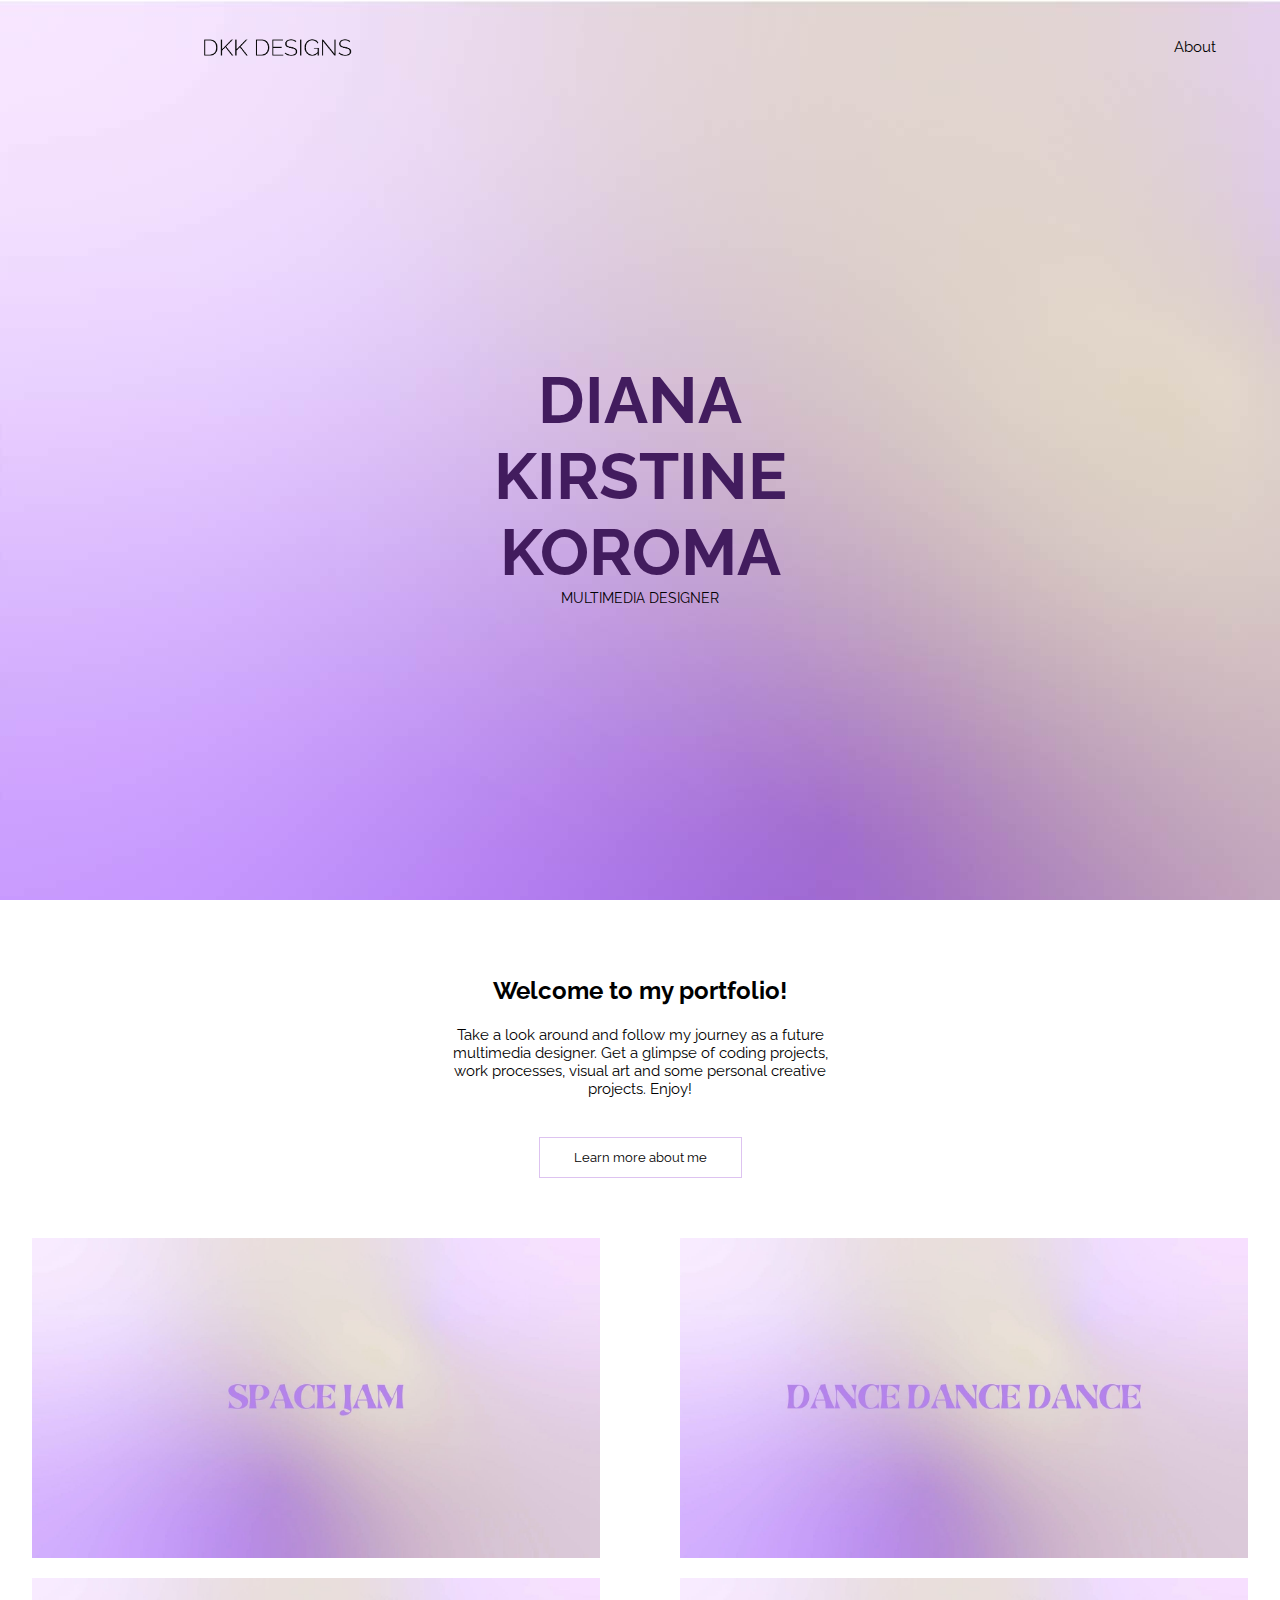
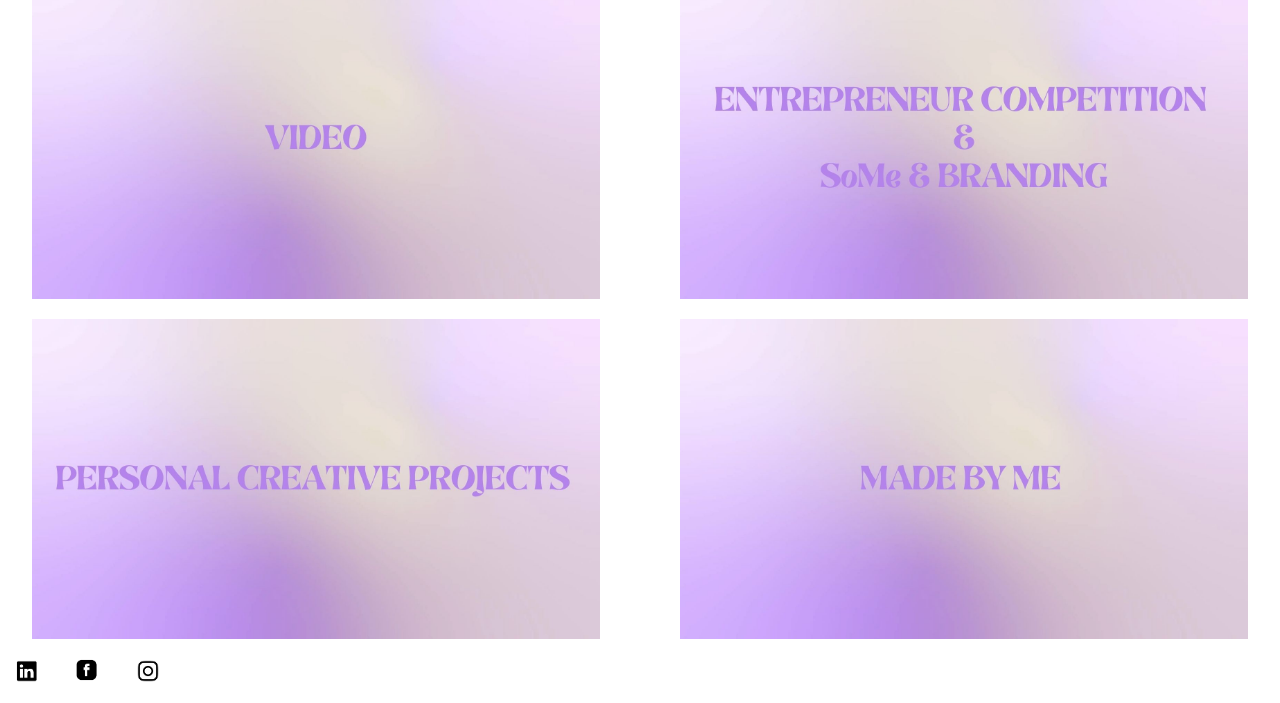
<file: index.html>
<!DOCTYPE html>
<html lang="en">
<head>
    <meta charset="UTF-8">
    <meta http-equiv="X-UA-Compatible" content="IE=edge">
    <meta name="viewport" content="width=device-width, initial-scale=1.0">
    <link rel="stylesheet" href="main.css">
    <link rel="icon" href="img/logo.svg">
    <link rel="preconnect" href="https://fonts.googleapis.com"> 
    <link rel="preconnect" href="https://fonts.gstatic.com" crossorigin> 
    <link href="https://fonts.googleapis.com/css2?family=Raleway:ital,wght@0,100;0,200;0,300;0,400;0,500;0,600;1,100;1,200;1,300&display=swap" rel="stylesheet">
    <title>DKK DESIGNS</title>
</head>


<body>

    <header>

        <nav>

            <a href="index.html"><img src="img/logo.png" alt="logo"></a>

                <ul>

                    <li><a href="">About</a></li>

                </ul>
    
        </nav>


            <div class="text-box"> 

                <h1>
                    DIANA<br>
                    KIRSTINE<br>
                    KOROMA
                </h1>

                <p>MULTIMEDIA DESIGNER</p>

            </div>
    </header>

<!--sektion med knap til om mig/CV-->

    <section class="welcome">

        <h2>
            Welcome to my portfolio!
        </h2>

        <p>
            Take a look around and follow my journey as a future multimedia
            designer. Get a glimpse of coding projects,
            work processes, visual art
            and some personal creative projects. Enjoy!
        </p>
            <a href="about.html" target="_blank" class="button">Learn more about me</a>

    </section>


<!--ny sektion med projekter i grid. mere brugervenlighed og personlighed ved implementering af disse på startsiden-->


    <section>

        <div class="container">

            
            <div class="rumrejsen">

                <a href="rumrejsen.html" target="_blank"><img src="img/1.jpg" alt="thumbnail"></a>
            
            </div>



            <div class="dans">

                <a href="dans.html" target="_blank"><img src="img/2.jpg" alt="thumbnail"></a>
            
            </div>
                


            <div class="video">
            
                <a href="video.html" target="_blank"><img src="img/3.jpg" alt="thumbnail"></a>

            </div>
        


            <div class="some">

                <a href="some.html" target="_blank"><img src="img/4.jpg" alt="thumbnail"></a>

            </div>
            


            <div class="personal">

                <a href="diana.html" target="_blank"><img src="img/5.jpg" alt="painting"></a>

            </div>


            
            <div class="personal">

                <a href="diana.html" target="_blank"><img src="img/6.jpg" alt="thumbnail"></a>

            </div>

            
        </div>


    </section>



    <footer>

        <a href="https://www.linkedin.com/in/dianakirstinekoroma/" target="_blank"><img src="img/in.png" alt="some"></a>

        <a href="https://www.facebook.com/profile.php?id=100006957587957" target="_blank"><img src="img/f.png" alt="some"></a>

        <a href="https://www.instagram.com/dianakirstine/" target="_blank"><img src="img/ig.png" alt="some"></a> 
        


    </footer>

    
</body>


</html>
</file>
<file: main.css>
*{
    margin: 0;
    padding: 0;
    font-family: 'Raleway', sans-serif;
}

nav img{
    width: 150px;
    margin: 10px;
}

header{
    min-height: 100vh;
    width: 100%;
    background-image: url(img/baggrund.jpg);
    position: relative;
}

h1{
    padding-top: 29vh;
    text-align: center;
    color: #421c5e;
}

nav{
    display: flex;
    padding: 2% 5% 2% 15%;
    justify-content: space-between;
    align-items: center;
}

nav ul li{
    display: inline-block;
    text-align: center;
    margin-right: 1%;
    padding-bottom: 20%;
    position: relative;
}

nav ul li a{
    color:#000;
    text-decoration: none;
    font-size: 15px;

}


/*ny sektion - header text*/

.text-box h1{
    font-size: 60px;
}

.text-box p{
    text-align: center;
    font-size: 14px;
}


/*sektion med velkommen og knap til om mig*/


.welcome{
    display: block;
    text-align:center;
    padding-top: 50px;
    padding-bottom: 10px;
}

.welcome p{
    display: block;
    text-align: center;
    font-size: 15px;
    padding-top: 1vh;
    padding-bottom: 1%;
    padding-left: 15%;
    padding-right: 15%;
    margin-bottom: 4%;
}

.button{
    display: inline-block;
    text-decoration: none;
    background:transparent;
    color: #000;
    border: 1px solid #DDC3F0;
    padding: 12px 34px;
    font-size: 13px;
    position: relative;
    cursor: pointer;
}


/*projekter med grid*/


.container{
    width: 100vw;
    height: 100%;
    display: grid;
    grid-gap: 1rem;
    grid-template-columns: 1fr;
    grid-template-rows: 1fr;
    text-align: center;
    padding-top: 50px;
}

.container img{
    width: 90%;
    background-size: cover;

}


footer img{
    display: inline-block;
    justify-content: left;
    width: 50px; 
    padding: 3px;
}


/*styling: desktop version*/


@media screen and (min-width: 1000px) {
    
    .header{
        min-height: 100vh;
        background-image: url(baggrund.jpg);
    }


    .text-box h1{
        font-size: 65px;
    }



    .welcome h2{
        padding-top: 2%;
        padding-bottom: 1%;
    }



    .welcome p{
        padding-top: 1vh;
        padding-bottom: 1%;
        padding-left: 35%;
        padding-right: 35%;
        margin-bottom: 2%;
        
    }

/*hover-effekt virker kun på desktop og er derfor kun implementeret her*/

    .button:hover{
        border: 1px solid #DDC3F0;
        background: #DDC3F0;
        transition: 1s;
    }


    .container{
        width: auto;
        margin: auto;
        height: 100%;
        display: grid;
        grid-gap: 1rem;
        grid-template-columns: 1fr 1fr;
        grid-template-rows: auto;
        position: relative;
    }

}
</file>
